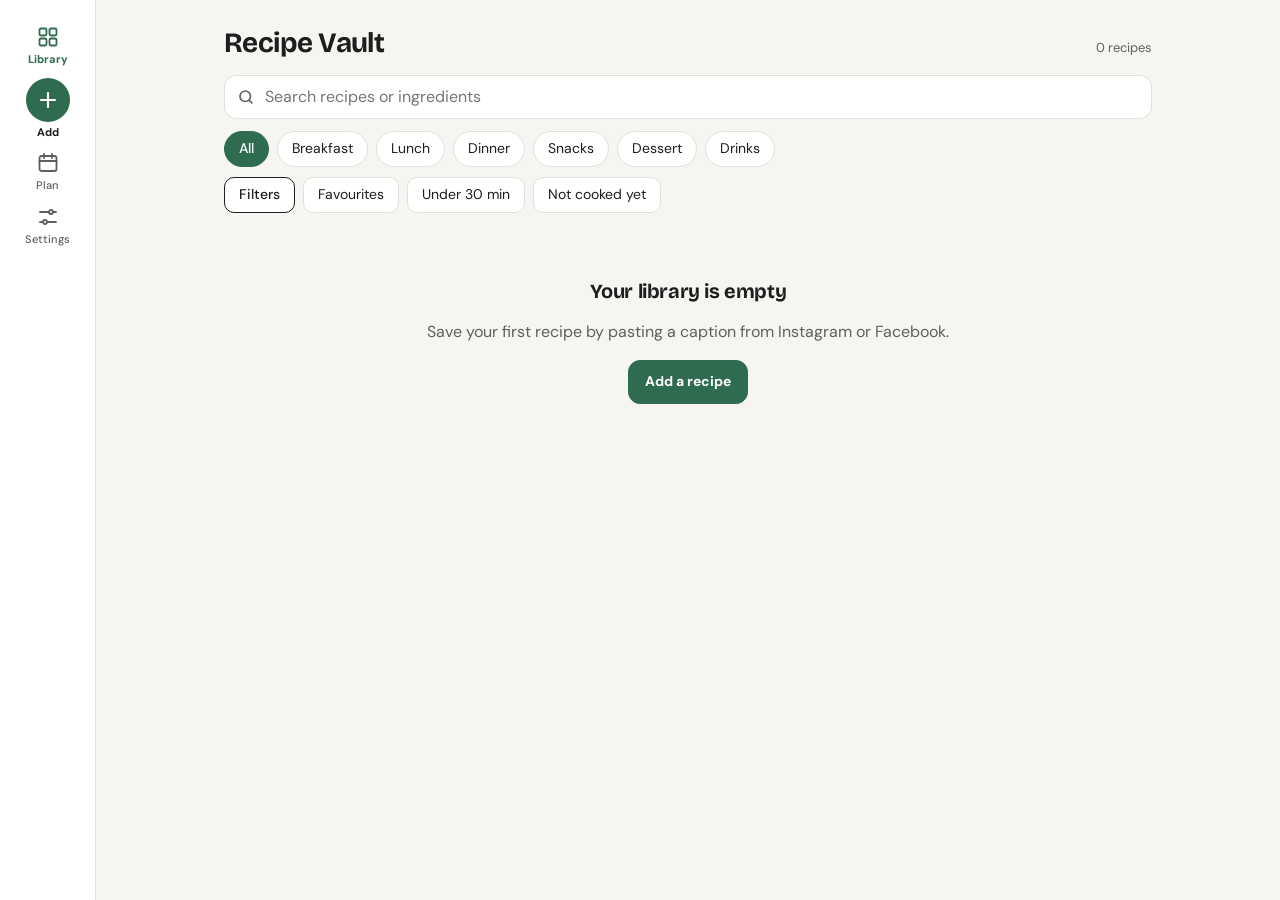
<file: index.html>
<!doctype html>
<html lang="en">
<head>
<meta charset="utf-8">
<meta name="viewport" content="width=device-width, initial-scale=1, viewport-fit=cover">
<meta name="theme-color" content="#2E6B4F">
<link rel="manifest" href="manifest.webmanifest">
<link rel="apple-touch-icon" href="icons/icon-192.png">
<title>Recipe Vault</title>
<link rel="icon" href="data:image/svg+xml,%3Csvg xmlns='http://www.w3.org/2000/svg' viewBox='0 0 64 64'%3E%3Crect width='64' height='64' rx='14' fill='%232E6B4F'/%3E%3Cpath d='M20 24h24v6a12 12 0 0 1-24 0z' fill='none' stroke='%23fff' stroke-width='4'/%3E%3Cpath d='M32 18v-6' stroke='%23fff' stroke-width='4' stroke-linecap='round'/%3E%3C/svg%3E">
<link href="https://fonts.googleapis.com/css2?family=DM+Sans:wght@400;500;700&family=Bricolage+Grotesque:wght@600;700&display=swap" rel="stylesheet">
<link rel="stylesheet" href="styles.css">
</head>
<body>
<div id="app">
  <main id="view" aria-live="polite"></main>
  <nav id="tabbar" aria-label="Main">
    <a href="#/" data-tab="library">
      <svg aria-hidden="true" viewBox="0 0 24 24" fill="none" stroke="currentColor" stroke-width="1.8" stroke-linejoin="round"><rect x="3.5" y="3.5" width="7" height="7" rx="1.5"/><rect x="13.5" y="3.5" width="7" height="7" rx="1.5"/><rect x="3.5" y="13.5" width="7" height="7" rx="1.5"/><rect x="13.5" y="13.5" width="7" height="7" rx="1.5"/></svg>
      Library
    </a>
    <a href="#/add" data-tab="add" class="add">
      <span class="plus"><svg aria-hidden="true" width="22" height="22" viewBox="0 0 24 24" fill="none" stroke="currentColor" stroke-width="2.2" stroke-linecap="round"><path d="M12 5v14M5 12h14"/></svg></span>
      Add
    </a>
    <a href="#/plan" data-tab="plan">
      <svg aria-hidden="true" viewBox="0 0 24 24" fill="none" stroke="currentColor" stroke-width="1.8" stroke-linecap="round" stroke-linejoin="round"><rect x="3.5" y="5" width="17" height="15" rx="2"/><path d="M3.5 10h17M8 3v4M16 3v4"/></svg>
      Plan
    </a>
    <a href="#/settings" data-tab="settings">
      <svg aria-hidden="true" viewBox="0 0 24 24" fill="none" stroke="currentColor" stroke-width="1.8" stroke-linecap="round"><path d="M4 7h9M17 7h3M4 17h3M11 17h9"/><circle cx="15" cy="7" r="2"/><circle cx="9" cy="17" r="2"/></svg>
      Settings
    </a>
  </nav>
</div>
<div id="overlay-root"></div>
<div id="toast" role="status" hidden></div>

<script src="parser.js"></script>
<script src="drive.js"></script>
<script src="app.js"></script>
</body>
</html>
</file>
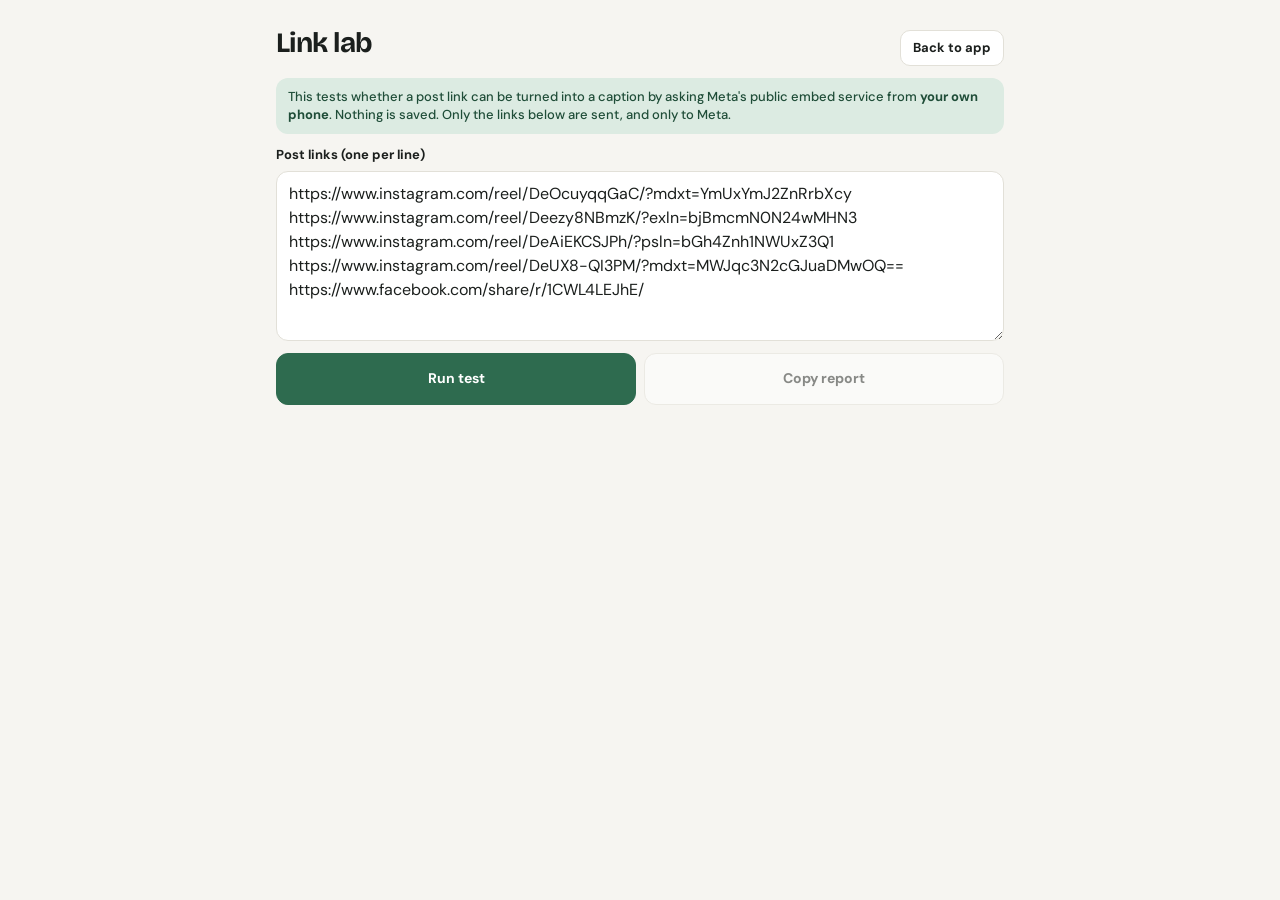
<file: lab.html>
<!doctype html>
<html lang="en">
<head>
<meta charset="utf-8">
<meta name="viewport" content="width=device-width, initial-scale=1">
<meta name="robots" content="noindex">
<title>Link lab · Recipe Vault</title>
<link href="https://fonts.googleapis.com/css2?family=DM+Sans:wght@400;500;700&family=Bricolage+Grotesque:wght@600;700&display=swap" rel="stylesheet">
<link rel="stylesheet" href="styles.css">
<style>
  #lab { max-width: 760px; margin: 0 auto; padding: 0 16px 60px; }
  .res { margin-top: 14px; }
  .res h3 { font-size: 14px; word-break: break-all; margin-bottom: 8px; }
  .m { border-top: 1px solid var(--line-soft); padding: 10px 0; font-size: 14px; }
  .m:first-of-type { border-top: 0; }
  .tag { display: inline-block; padding: 2px 10px; border-radius: 999px; font-size: 12px; font-weight: 700; margin-right: 6px; }
  .tag.good { background: var(--accent-soft); color: var(--accent-ink); }
  .tag.bad { background: #F6DADA; color: #7A1F1F; }
  .tag.meh { background: #FBEFD5; color: #6B4A0B; }
  pre { white-space: pre-wrap; word-break: break-word; margin: 6px 0 0; padding: 10px; background: var(--ground); border-radius: 10px; font: 13px/1.45 ui-monospace, Menlo, Consolas, monospace; max-height: 220px; overflow: auto; }
</style>
</head>
<body>
<main id="lab">
  <div class="page-head"><h1 class="display">Link lab</h1><a class="btn small" href="index.html">Back to app</a></div>
  <div class="stack">
    <div class="notice">This tests whether a post link can be turned into a caption by asking Meta's public embed service from <b>your own phone</b>. Nothing is saved. Only the links below are sent, and only to Meta.</div>
    <div class="field">
      <label for="links">Post links (one per line)</label>
      <textarea class="textarea" id="links" style="min-height:170px" spellcheck="false"></textarea>
    </div>
    <div class="row wrap">
      <button class="btn primary grow" id="run" style="min-height:52px">Run test</button>
      <button class="btn grow" id="copy" style="min-height:52px" disabled>Copy report</button>
    </div>
    <div id="out"></div>
    <div class="field" id="repbox" hidden>
      <label for="report">Report (copy this and send it back)</label>
      <textarea class="textarea" id="report" readonly style="min-height:200px; font-size:13px"></textarea>
    </div>
  </div>
</main>

<script src="parser.js"></script>
<script>
(function () {
  'use strict';

  var DEFAULT_LINKS = [
    'https://www.instagram.com/reel/DeOcuyqqGaC/?mdxt=YmUxYmJ2ZnRrbXcy',
    'https://www.instagram.com/reel/Deezy8NBmzK/?exln=bjBmcmN0N24wMHN3',
    'https://www.instagram.com/reel/DeAiEKCSJPh/?psln=bGh4Znh1NWUxZ3Q1',
    'https://www.instagram.com/reel/DeUX8-QI3PM/?mdxt=MWJqc3N2cGJuaDMwOQ==',
    'https://www.facebook.com/share/r/1CWL4LEJhE/'
  ];

  var $ = function (id) { return document.getElementById(id); };
  var report = '';

  function h(tag, cls, text) {
    var e = document.createElement(tag);
    if (cls) e.className = cls;
    if (text != null) e.textContent = text;
    return e;
  }

  function cleanUrl(u) {
    try { var x = new URL(u.trim()); x.search = ''; x.hash = ''; return x.toString(); } catch (e) { return ''; }
  }

  function methodsFor(url) {
    var enc = encodeURIComponent(url);
    var host = '';
    try { host = new URL(url).hostname; } catch (e) { /* ignore */ }
    if (/instagram\.com$/.test(host)) {
      return [
        { name: 'Instagram oEmbed', url: 'https://graph.facebook.com/instagram_oembed?omitscript=true&url=' + enc },
        { name: 'Instagram oEmbed v23.0', url: 'https://graph.facebook.com/v23.0/instagram_oembed?omitscript=true&url=' + enc },
        { name: 'Instagram embed page', url: url.replace(/\/?$/, '/') + 'embed/captioned/', page: true }
      ];
    }
    if (/facebook\.com$|fb\.watch$/.test(host)) {
      return [
        { name: 'Facebook video oEmbed', url: 'https://graph.facebook.com/oembed_video?omitscript=true&url=' + enc },
        { name: 'Facebook post oEmbed', url: 'https://graph.facebook.com/oembed_post?omitscript=true&url=' + enc }
      ];
    }
    return [];
  }

  // Turn the embed HTML Meta returns into plain text, keeping line breaks. The HTML is parsed, never inserted.
  function captionFromHtml(html) {
    if (!html) return '';
    var doc = new DOMParser().parseFromString(html, 'text/html');
    doc.querySelectorAll('br').forEach(function (b) { b.replaceWith('\n'); });
    var ps = Array.prototype.slice.call(doc.querySelectorAll('p')).map(function (p) { return (p.textContent || '').trim(); })
      .filter(function (t) { return t && !/^A post shared by/i.test(t) && !/^View this (post|reel)/i.test(t); });
    if (ps.length) return ps.join('\n').trim();
    var t = (doc.body.textContent || '').replace(/View this (post|reel) on (Instagram|Facebook)/ig, '')
      .split('\n').filter(function (l) { return !/^\s*A post shared by/i.test(l); }).join('\n')
      .replace(/\n{3,}/g, '\n\n').trim();
    return t;
  }

  function timeoutFetch(url, ms) {
    var ctl = new AbortController();
    var t = setTimeout(function () { ctl.abort(); }, ms);
    return fetch(url, { mode: 'cors', credentials: 'omit', referrerPolicy: 'no-referrer', signal: ctl.signal })
      .finally(function () { clearTimeout(t); });
  }

  function runMethod(m) {
    var out = { name: m.name, status: null, error: '', keys: [], caption: '', title: '', author: '', raw: '' };
    return timeoutFetch(m.url, 15000).then(function (res) {
      out.status = res.status;
      return res.text().then(function (txt) {
        out.raw = txt;
        if (m.page) {
          if (!res.ok) { out.error = 'HTTP ' + res.status; return out; }
          out.html = txt;
          var pdoc = new DOMParser().parseFromString(txt, 'text/html');
          pdoc.querySelectorAll('br').forEach(function (b) { b.replaceWith('\n'); });
          var cap = pdoc.querySelector('.Caption');
          var user = cap && cap.querySelector('.CaptionUsername');
          if (user) user.remove();
          out.caption = (cap ? cap.textContent : '').trim();
          out.keys = ['(web page, ' + txt.length + ' characters)'];
          return out;
        }
        var j = null;
        try { j = JSON.parse(txt); } catch (e) { /* not json */ }
        if (!res.ok) {
          out.error = (j && j.error && j.error.message) ? j.error.message : txt.slice(0, 200);
          return out;
        }
        if (j) {
          out.keys = Object.keys(j);
          out.html = typeof j.html === 'string' ? j.html : '';
          out.title = typeof j.title === 'string' ? j.title : '';
          out.author = typeof j.author_name === 'string' ? j.author_name : '';
          var fromHtml = captionFromHtml(typeof j.html === 'string' ? j.html : '');
          out.caption = fromHtml.length >= out.title.length ? fromHtml : out.title;
        }
        return out;
      });
    }).catch(function (e) {
      out.error = (e && e.name === 'AbortError') ? 'Timed out after 15 seconds' : 'Blocked by the browser (no cross-origin permission) or no connection';
      out.blocked = true;
      return out;
    });
  }

  function seq(items, fn) {
    var results = [];
    return items.reduce(function (p, it) {
      return p.then(function () { return fn(it).then(function (r) { results.push(r); }); });
    }, Promise.resolve()).then(function () { return results; });
  }

  function verdict(r) {
    if (r.error === 'Skipped') return ['meh', 'Skipped'];
    if (r.caption && r.caption.length >= 30) return ['good', 'Caption found (' + r.caption.length + ' characters)'];
    if (r.status && r.status >= 200 && r.status < 300) return ['meh', 'Reply received but no usable caption'];
    return ['bad', r.blocked ? 'Blocked' : ('HTTP ' + r.status + ' error')];
  }

  function renderLink(link, results) {
    var card = h('div', 'card pad res');
    card.appendChild(h('h3', '', link));
    var best = null;
    results.forEach(function (r) {
      var v = verdict(r);
      var box = h('div', 'm');
      var line = h('div');
      line.appendChild(h('span', 'tag ' + v[0], v[1]));
      line.appendChild(h('b', '', r.name));
      box.appendChild(line);
      if (r.error) box.appendChild(h('div', 'muted small', r.error));
      if (r.keys.length) box.appendChild(h('div', 'muted small', 'Fields returned: ' + r.keys.join(', ')));
      if (r.html) {
        var det = document.createElement('details');
        det.appendChild(h('summary', 'small muted', 'Raw reply (' + r.html.length + ' characters)'));
        det.appendChild(h('pre', '', r.html.slice(0, 1500)));
        box.appendChild(det);
      }
      if (r.caption && r.caption.length >= 30) {
        box.appendChild(h('pre', '', r.caption.slice(0, 1200)));
        if (!best || r.caption.length > best.caption.length) best = r;
      }
      card.appendChild(box);
    });
    var parsed = null;
    if (best && window.RV) {
      parsed = window.RV.parseCaption(best.caption);
      var pbox = h('div', 'm');
      pbox.appendChild(h('div', '', 'Recipe Vault parser on that caption:'));
      pbox.appendChild(h('div', 'small muted', 'Title: ' + parsed.title + ' · ' + parsed.ingredients.length + ' ingredients · ' + parsed.steps.length + ' steps' +
        (parsed.servings ? ' · serves ' + parsed.servings : '') + (parsed.time ? ' · ' + parsed.time + ' min' : '')));
      card.appendChild(pbox);
    }
    return { node: card, best: best, parsed: parsed };
  }

  function buildReport(rows) {
    var lines = ['Recipe Vault link lab · ' + new Date().toISOString(), 'Browser: ' + navigator.userAgent, ''];
    rows.forEach(function (row, i) {
      lines.push((i + 1) + '. ' + row.link);
      row.results.forEach(function (r) {
        var v = verdict(r);
        lines.push('   - ' + r.name + ': ' + v[1] + (r.status ? ' [HTTP ' + r.status + ']' : '') + (r.error ? ' [' + r.error.slice(0, 160) + ']' : ''));
        if (r.keys.length) lines.push('     fields: ' + r.keys.join(', '));
        if (r.html) lines.push('     html start: ' + r.html.replace(/\s+/g, ' ').slice(0, 600));
      });
      if (row.parsed) lines.push('   parser: ' + row.parsed.ingredients.length + ' ingredients, ' + row.parsed.steps.length + ' steps, title "' + row.parsed.title + '"');
      if (row.best) lines.push('   caption start: ' + row.best.caption.replace(/\s+/g, ' ').slice(0, 220));
      lines.push('');
    });
    return lines.join('\n');
  }

  function copyReport() {
    var ta = $('report');
    if (navigator.clipboard && navigator.clipboard.writeText) {
      navigator.clipboard.writeText(report).then(function () { $('copy').textContent = 'Copied'; }, function () { ta.select(); });
    } else { ta.select(); }
  }

  function run() {
    var links = $('links').value.split('\n').map(cleanUrl).filter(Boolean);
    var out = $('out');
    out.textContent = '';
    if (!links.length) { out.appendChild(h('div', 'notice warn', 'Paste at least one link first.')); return; }
    $('run').disabled = true; $('run').textContent = 'Testing…';
    var rows = [];
    seq(links, function (link) {
      var ms = methodsFor(link);
      if (!ms.length) {
        var none = [{ name: 'Not an Instagram or Facebook link', status: null, error: 'Skipped', keys: [], caption: '' }];
        var r0 = renderLink(link, none); out.appendChild(r0.node);
        rows.push({ link: link, results: none, best: null, parsed: null });
        return Promise.resolve(none);
      }
      return seq(ms, runMethod).then(function (results) {
        var r = renderLink(link, results);
        out.appendChild(r.node);
        rows.push({ link: link, results: results, best: r.best, parsed: r.parsed });
        return results;
      });
    }).then(function () {
      report = buildReport(rows);
      $('report').value = report;
      $('repbox').hidden = false;
      $('copy').disabled = false; $('copy').textContent = 'Copy report';
      $('run').disabled = false; $('run').textContent = 'Run test again';
    });
  }

  $('links').value = DEFAULT_LINKS.join('\n');
  $('run').addEventListener('click', run);
  $('copy').addEventListener('click', copyReport);
  window.__lab = { captionFromHtml: captionFromHtml, methodsFor: methodsFor, cleanUrl: cleanUrl };
})();
</script>
</body>
</html>
</file>
<file: styles.css>
:root {
  --ground: #F6F5F1;
  --surface: #ffffff;
  --ink: #1B1F1D;
  --muted: #5B625E;
  --line: #E2E0D8;
  --line-soft: #EFEDE6;
  --accent: #2E6B4F;
  --accent-soft: #DCEBE2;
  --accent-ink: #1F4D38;
  --star: #E0A21B;
  --danger: #A32D2D;
  --chip: #EFEDE6;
  --seg: #E9E7DF;
}

* { box-sizing: border-box; }
html, body { margin: 0; padding: 0; }
body {
  background: var(--ground);
  color: var(--ink);
  font-family: 'DM Sans', system-ui, -apple-system, 'Segoe UI', sans-serif;
  font-size: 16px;
  line-height: 1.4;
  -webkit-text-size-adjust: 100%;
}
button, input, select, textarea { font: inherit; color: inherit; }
button { cursor: pointer; }
a { color: inherit; }
h1, h2, h3 { margin: 0; }
[hidden] { display: none !important; }

.display { font-family: 'Bricolage Grotesque', 'DM Sans', sans-serif; letter-spacing: -0.02em; }

/* ---------- shell ---------- */
#app { min-height: 100vh; display: flex; flex-direction: column; }
#view { flex: 1; width: 100%; max-width: 760px; margin: 0 auto; padding: 0 16px 120px; }

#tabbar {
  position: fixed; left: 0; right: 0; bottom: 0;
  display: flex; align-items: flex-end;
  background: var(--surface); border-top: 1px solid var(--line);
  padding: 8px 8px calc(10px + env(safe-area-inset-bottom));
  z-index: 20;
}
#tabbar a {
  flex: 1; display: flex; flex-direction: column; align-items: center; gap: 3px;
  text-decoration: none; color: var(--muted); font-size: 11px; font-weight: 500; min-height: 44px; justify-content: flex-end;
}
#tabbar a.active { color: var(--accent); font-weight: 700; }
#tabbar a svg { width: 24px; height: 24px; }
#tabbar a.add { color: var(--ink); font-weight: 700; }
#tabbar a.add .plus {
  width: 44px; height: 44px; border-radius: 999px; background: var(--accent); color: #fff;
  display: flex; align-items: center; justify-content: center;
}

@media (min-width: 900px) {
  #tabbar { top: 0; bottom: 0; right: auto; width: 96px; flex-direction: column; justify-content: flex-start; align-items: stretch; gap: 10px; border-top: 0; border-right: 1px solid var(--line); padding: 24px 8px; }
  #tabbar a { flex: none; justify-content: center; }
  #view { margin-left: calc(96px + max(24px, (100vw - 96px - 960px) / 2)); max-width: 960px; padding-bottom: 60px; }
}

/* ---------- common ---------- */
.page-head { display: flex; align-items: baseline; justify-content: space-between; padding: 24px 0 12px; gap: 12px; }
.page-head h1 { font-size: 28px; font-weight: 700; }
.muted { color: var(--muted); }
.small { font-size: 13px; }
.row { display: flex; align-items: center; gap: 8px; }
.between { justify-content: space-between; }
.wrap { flex-wrap: wrap; }
.grow { flex: 1; min-width: 0; }
.stack { display: flex; flex-direction: column; gap: 12px; }

.btn {
  display: inline-flex; align-items: center; justify-content: center; gap: 8px;
  min-height: 44px; padding: 0 16px; border-radius: 12px;
  border: 1px solid var(--line); background: var(--surface); color: var(--ink);
  font-weight: 700; font-size: 14px; text-decoration: none; white-space: nowrap;
}
.btn.primary { background: var(--accent); border-color: var(--accent); color: #fff; }
.btn.outline { border-color: var(--accent); color: var(--accent); }
.btn.danger { color: var(--danger); border-color: #E7BDBD; }
.btn.block { width: 100%; }
.btn.small { min-height: 36px; padding: 0 12px; font-size: 13px; border-radius: 10px; }
.btn:disabled { opacity: 0.5; cursor: default; }
.icon-btn {
  width: 44px; height: 44px; border-radius: 999px; border: 1px solid var(--line); background: var(--surface);
  display: inline-flex; align-items: center; justify-content: center; padding: 0; text-decoration: none; color: var(--ink);
}
.icon-btn svg { width: 20px; height: 20px; }

.chip {
  display: inline-flex; align-items: center; min-height: 36px; padding: 0 14px; border-radius: 999px;
  border: 1px solid var(--line); background: var(--surface); color: var(--ink); font-size: 14px; white-space: nowrap;
}
.chip.on { background: var(--accent); border-color: var(--accent); color: #fff; font-weight: 500; }
.chip.tag { min-height: 28px; padding: 0 10px; background: var(--accent-soft); border-color: transparent; color: var(--accent-ink); font-size: 12px; font-weight: 500; }
.chip.opt { min-height: 32px; padding: 0 12px; font-size: 13px; background: var(--chip); border-color: transparent; }
.chip.opt.on { background: var(--accent); color: #fff; }
.chip.dashed { background: transparent; border: 1px dashed var(--muted); }
.chip-row { display: flex; gap: 8px; overflow-x: auto; padding-bottom: 2px; scrollbar-width: none; }
.chip-row::-webkit-scrollbar { display: none; }
.chip-row .chip { flex: none; }

.card { background: var(--surface); border: 1px solid var(--line); border-radius: 14px; }
.card.pad { padding: 14px; }
.list { margin: 0; padding: 0; list-style: none; background: var(--surface); border: 1px solid var(--line); border-radius: 14px; }
.list > li { padding: 10px 14px; border-bottom: 1px solid var(--line-soft); display: flex; justify-content: space-between; gap: 12px; }
.list > li:last-child { border-bottom: 0; }

.eyebrow { margin: 20px 0 8px; font-size: 12px; font-weight: 700; letter-spacing: 0.06em; text-transform: uppercase; color: var(--accent); }

.seg { display: flex; padding: 4px; background: var(--seg); border-radius: 12px; }
.seg button, .seg a {
  flex: 1; min-height: 36px; border: 0; border-radius: 9px; background: transparent; color: #4A524E; font-size: 14px; font-weight: 500;
  display: flex; align-items: center; justify-content: center; text-decoration: none; padding: 0 12px;
}
.seg .on { background: var(--surface); color: var(--ink); font-weight: 700; }
.seg.sm { padding: 3px; border-radius: 10px; display: inline-flex; }
.seg.sm button { min-height: 38px; font-size: 13px; }

.field { display: flex; flex-direction: column; gap: 6px; }
.field label, .label { font-size: 13px; font-weight: 700; }
.input, .textarea, .select {
  width: 100%; min-height: 48px; padding: 10px 12px; border-radius: 12px; border: 1px solid var(--line); background: var(--surface);
  font-size: 16px; outline: none;
}
.input:focus, .textarea:focus, .select:focus, .btn:focus-visible, .chip:focus-visible, button:focus-visible, a:focus-visible { outline: 2px solid var(--accent); outline-offset: 2px; }
.textarea { min-height: 120px; resize: vertical; line-height: 1.5; }

.search { display: flex; align-items: center; gap: 8px; height: 44px; padding: 0 12px; background: var(--surface); border: 1px solid var(--line); border-radius: 12px; }
.search input { flex: 1; min-width: 0; border: 0; outline: 0; background: transparent; font-size: 16px; }
.search svg { width: 18px; height: 18px; color: var(--muted); flex: none; }

/* ---------- library ---------- */
.grid { display: grid; grid-template-columns: repeat(2, minmax(0, 1fr)); gap: 12px; }
@media (min-width: 560px) { .grid { grid-template-columns: repeat(3, minmax(0, 1fr)); } }
@media (min-width: 900px) { .grid { grid-template-columns: repeat(4, minmax(0, 1fr)); } }
.rcard { display: block; background: var(--surface); border: 1px solid var(--line); border-radius: 14px; overflow: hidden; text-decoration: none; color: inherit; }
.rthumb { position: relative; height: 104px; background-size: cover; background-position: center; }
.rthumb .src { position: absolute; top: 8px; left: 8px; background: #fff; border-radius: 999px; padding: 2px 8px; font-size: 11px; font-weight: 700; }
.rthumb .fav { position: absolute; top: 8px; right: 8px; width: 22px; height: 22px; }
.rbody { padding: 10px 10px 12px; }
.rtitle { font-size: 14px; font-weight: 700; line-height: 1.25; min-height: 35px; display: -webkit-box; -webkit-line-clamp: 2; -webkit-box-orient: vertical; overflow: hidden; }
.rmeta { margin-top: 6px; font-size: 12px; color: var(--muted); }

.empty { text-align: center; padding: 48px 16px; color: var(--muted); }
.empty h2 { color: var(--ink); font-size: 20px; margin-bottom: 8px; }

/* ---------- recipe detail ---------- */
.hero { position: relative; height: 180px; margin: 0 -16px; background-size: cover; background-position: center; }
.hero .back { position: absolute; top: 16px; left: 16px; }
.hero .fav-btn { position: absolute; top: 16px; right: 16px; }
.hero .srcpill { position: absolute; bottom: 12px; left: 16px; background: #fff; border-radius: 999px; padding: 4px 10px; font-size: 12px; font-weight: 700; text-decoration: none; }
.stars button { border: 0; background: transparent; padding: 4px; font-size: 22px; line-height: 1; color: #CFCBBE; min-width: 32px; min-height: 36px; }
.stars button.on { color: #B7791F; }
.stepper { display: flex; align-items: center; gap: 6px; }
.stepper button { width: 44px; height: 44px; border: 1px solid var(--line); border-radius: 12px; background: #fff; font-size: 22px; }
.stepper .val { min-width: 64px; text-align: center; }
.stepper .val b { display: block; font-size: 22px; line-height: 1; }
.stepper .val span { font-size: 12px; color: var(--muted); }
.ing-amt { font-weight: 700; white-space: nowrap; }
.steps { margin: 0; padding-left: 22px; line-height: 1.55; }
.steps li { margin-bottom: 8px; padding-left: 4px; }

/* ---------- plan ---------- */
.day { display: flex; gap: 10px; align-items: stretch; margin-bottom: 8px; }
.daylabel { flex: none; width: 44px; display: flex; flex-direction: column; align-items: center; justify-content: center; }
.daylabel .d { font-size: 12px; color: var(--muted); font-weight: 500; }
.daylabel .n { font-size: 18px; font-weight: 700; }
.daylabel.today .n { color: var(--accent); }
.entries { flex: 1; min-width: 0; display: flex; flex-direction: column; gap: 6px; }
.entry { display: flex; align-items: center; gap: 10px; padding: 8px; background: var(--surface); border: 1px solid var(--line); border-radius: 12px; min-height: 56px; }
.entry .thumb { flex: none; width: 40px; height: 40px; border-radius: 8px; background-size: cover; background-position: center; }
.entry .t { font-size: 14px; font-weight: 700; line-height: 1.2; text-decoration: none; color: inherit; }
.entry .sv { display: flex; align-items: center; gap: 4px; font-size: 12px; color: var(--muted); margin-top: 2px; }
.entry .sv button { width: 28px; height: 28px; border-radius: 8px; border: 1px solid var(--line); background: #fff; line-height: 1; }
.add-entry { display: flex; align-items: center; gap: 8px; padding: 0 14px; min-height: 48px; background: transparent; border: 1px dashed #9AA09C; border-radius: 12px; color: #4A524E; font-size: 14px; }
.add-entry.compact { min-height: 40px; }

.gro-item { display: flex; align-items: center; gap: 12px; min-height: 48px; border-bottom: 1px solid var(--line-soft); }
.gro-item input { flex: none; width: 22px; height: 22px; accent-color: var(--accent); }
.gro-item .nm { flex: 1; min-width: 0; font-size: 15px; }
.gro-item.done .nm, .gro-item.done .q { text-decoration: line-through; color: #6B726E; }
.gro-item .q { font-size: 14px; font-weight: 700; }
.aisle { margin: 14px 0 0; padding-top: 6px; font-size: 12px; font-weight: 700; letter-spacing: 0.06em; text-transform: uppercase; color: var(--accent); }

/* ---------- sheets, toast ---------- */
.overlay { position: fixed; inset: 0; background: rgba(20, 24, 22, 0.45); z-index: 40; display: flex; align-items: flex-end; justify-content: center; }
.sheet { background: var(--ground); width: 100%; max-width: 560px; max-height: 88vh; overflow: auto; border-radius: 18px 18px 0 0; padding: 16px 16px calc(20px + env(safe-area-inset-bottom)); }
@media (min-width: 700px) { .overlay { align-items: center; } .sheet { border-radius: 18px; } }
.sheet h2 { font-size: 20px; margin-bottom: 12px; }
.sheet .opt-row { display: flex; flex-wrap: wrap; gap: 6px; margin-top: 6px; }
.pick { display: flex; align-items: center; gap: 10px; width: 100%; padding: 8px; margin-bottom: 6px; text-align: left; background: #fff; border: 1px solid var(--line); border-radius: 12px; min-height: 56px; }
.pick .thumb { flex: none; width: 40px; height: 40px; border-radius: 8px; background-size: cover; background-position: center; }

#toast {
  position: fixed; left: 50%; bottom: 96px; transform: translateX(-50%); z-index: 60;
  background: var(--ink); color: #fff; padding: 10px 16px; border-radius: 999px; font-size: 14px; max-width: 90vw;
}

.toggle { position: relative; width: 48px; height: 28px; border: 0; border-radius: 999px; background: #B9BDB9; padding: 0; flex: none; }
.toggle[aria-checked="true"] { background: var(--accent); }
.toggle::after { content: ''; position: absolute; top: 3px; left: 3px; width: 22px; height: 22px; border-radius: 999px; background: #fff; transition: transform 0.12s; }
.toggle[aria-checked="true"]::after { transform: translateX(20px); }

.notice { padding: 10px 12px; border-radius: 12px; background: var(--accent-soft); color: var(--accent-ink); font-size: 13px; font-weight: 500; }
.notice.warn { background: #FBEFD5; color: #6B4A0B; }

.clip-preview { margin: 0; padding: 10px; background: var(--ground); border-radius: 10px; font: 13px/1.45 'DM Sans', system-ui, sans-serif; color: var(--muted); white-space: pre-wrap; word-break: break-word; max-height: 110px; overflow: hidden; }

/* ---------- cook mode ---------- */
.cook { position: fixed; inset: 0; z-index: 50; background: var(--ground); overflow: auto; padding: 16px 16px calc(32px + env(safe-area-inset-bottom)); }
.cook > * { max-width: 720px; margin-left: auto; margin-right: auto; }
.cook-head { display: flex; align-items: center; gap: 12px; padding-bottom: 12px; position: sticky; top: -16px; padding-top: 16px; margin-top: -16px; background: var(--ground); z-index: 1; }
.cook-ing { margin: 4px auto 14px; }
.cook-ing summary { cursor: pointer; font-weight: 700; min-height: 44px; display: flex; align-items: center; }
.cook-steps { display: flex; flex-direction: column; gap: 10px; }
.cstep {
  display: flex; gap: 14px; align-items: flex-start; width: 100%; text-align: left; min-height: 64px;
  padding: 14px; font-size: 20px; line-height: 1.4; background: var(--surface); border: 1px solid var(--line); border-radius: 14px;
}
.cstep .num { flex: none; width: 32px; height: 32px; border-radius: 999px; background: var(--accent); color: #fff; font-size: 16px; font-weight: 700; display: flex; align-items: center; justify-content: center; margin-top: 1px; }
.cstep.done { background: transparent; color: #6B726E; text-decoration: line-through; }
.cstep.done .num { background: #6B726E; text-decoration: none; }

/* ---------- print ---------- */
.print-only { display: none; }
@media print {
  body { background: #fff; }
  #tabbar, .no-print, #toast, .overlay, .cook { display: none !important; }
  .print-only { display: block; }
  #view { max-width: none; margin: 0; padding: 0; }
  .hero { height: 0; margin: 0; }
  .card, .list { border-color: #ccc; }
  a { text-decoration: none; }
  .steps li { break-inside: avoid; }
}
</file>
